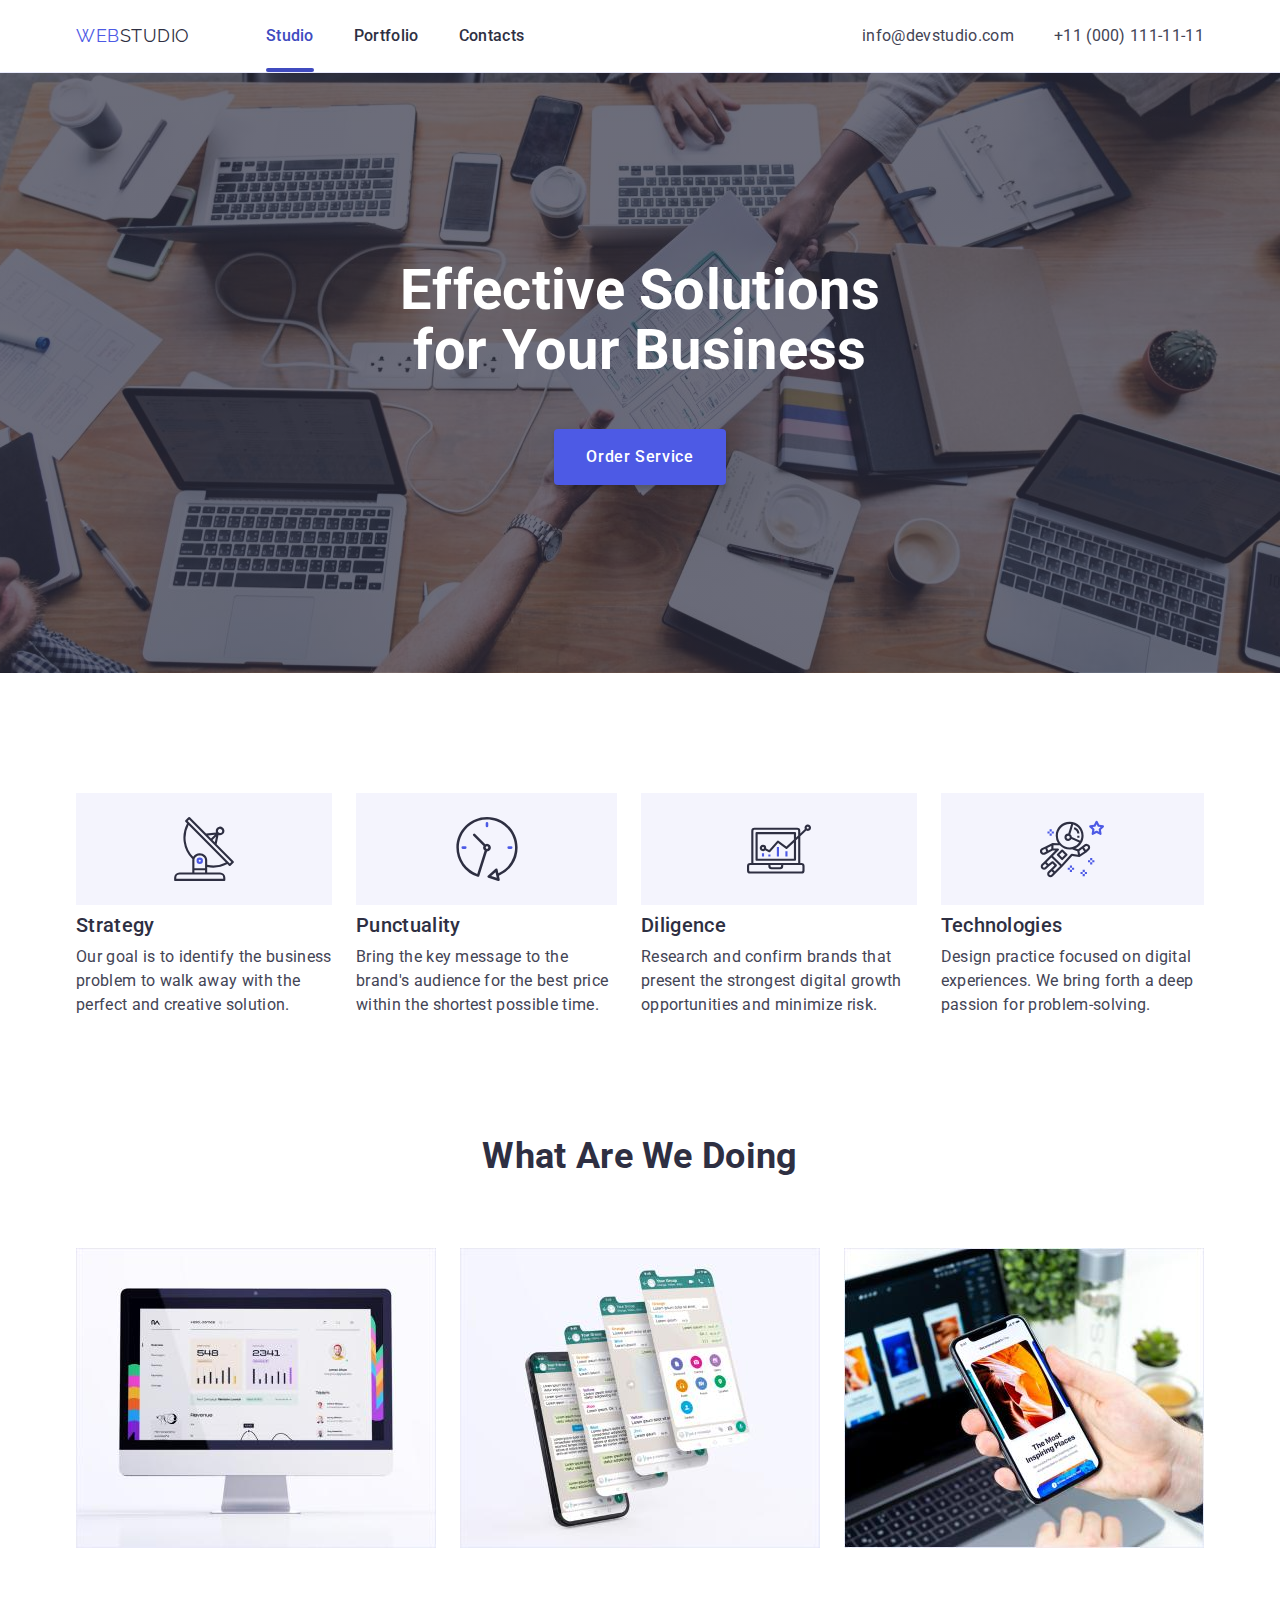
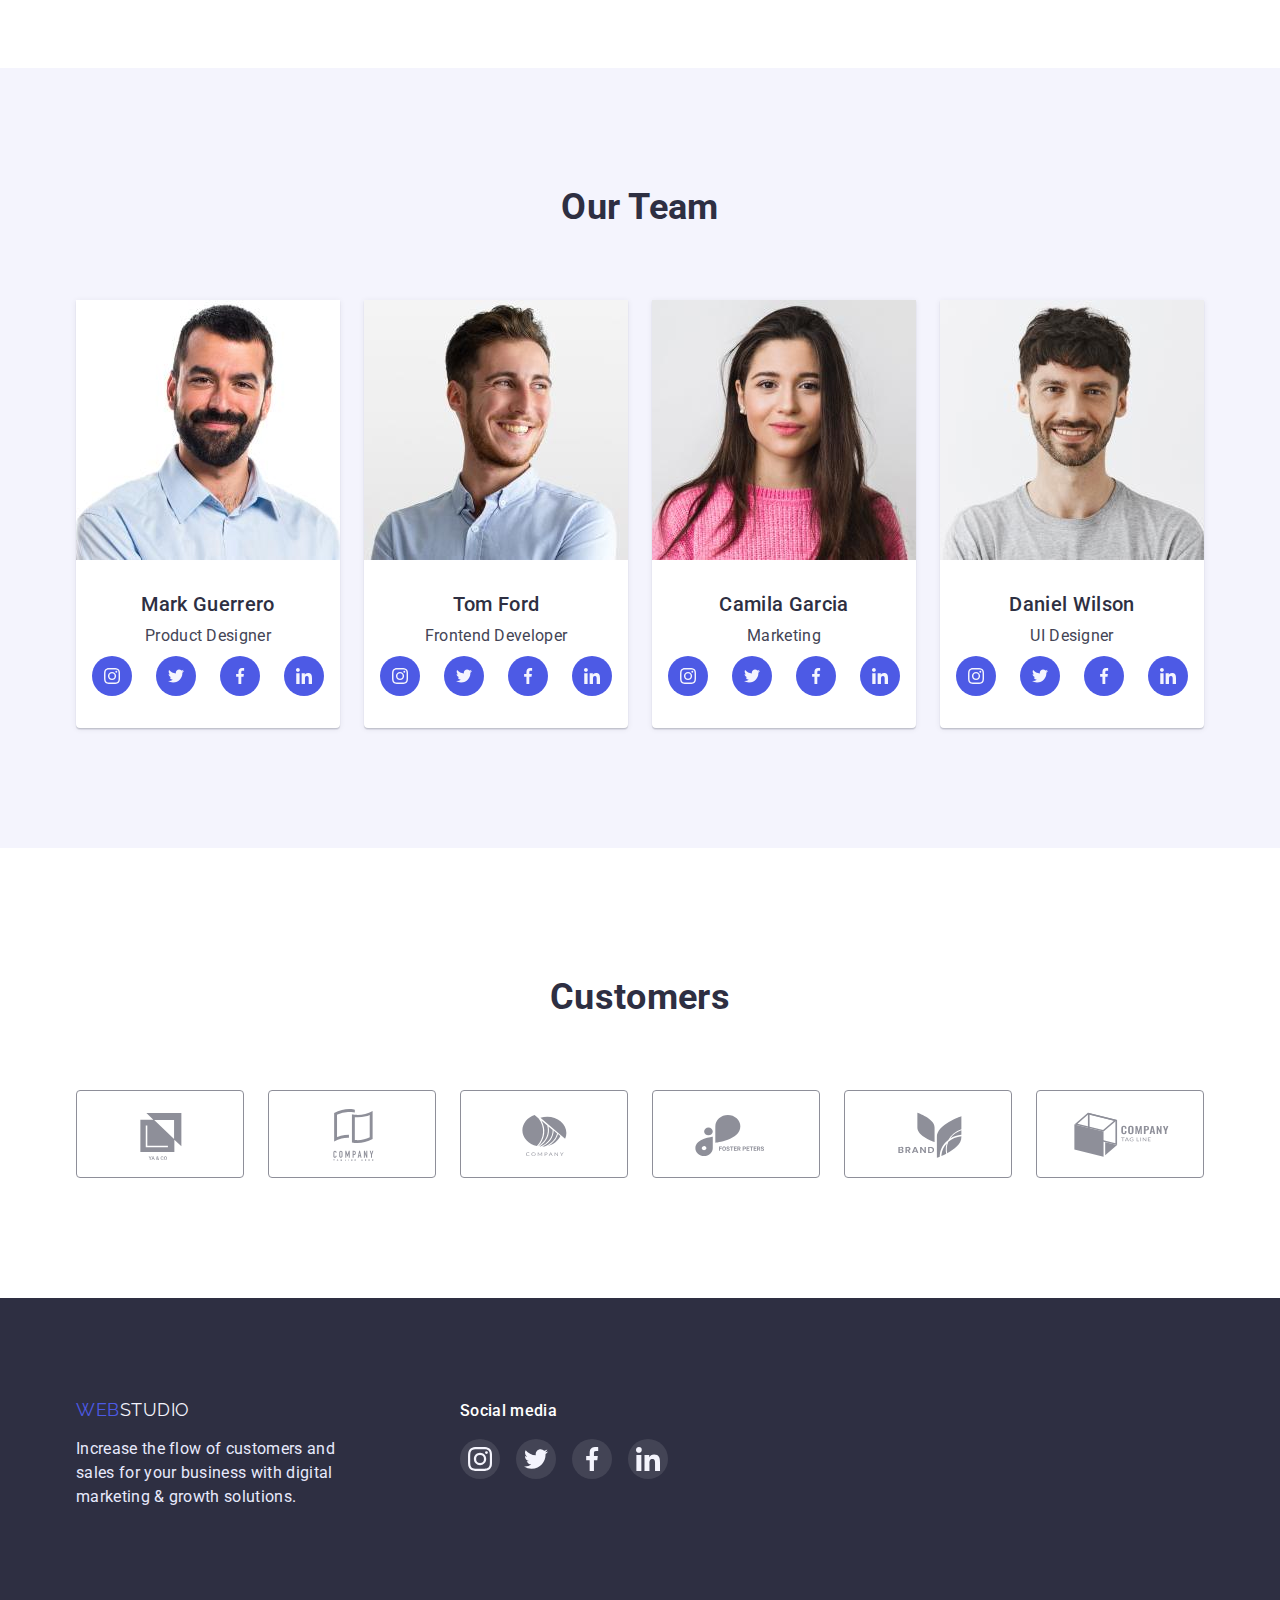
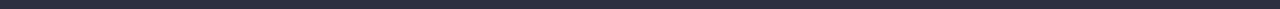
<file: index.html>
<!DOCTYPE html>
<html lang="en">
  <head>
    <meta charset="UTF-8" />
    <meta http-equiv="X-UA-Compatible" content="IE=edge" />
    <meta name="viewport" content="width=device-width, initial-scale=1.0" />
    <title>Document</title>
    <link rel="preconnect" href="https://fonts.googleapis.com" />
    <link rel="preconnect" href="https://fonts.gstatic.com" crossorigin />
    <link
      href="https://fonts.googleapis.com/css2?family=Raleway:wght@800&family=Roboto:wght@400;500;700;900&display=swap"
      rel="stylesheet"
    />
    <link
      rel="stylesheet"
      href="https://cdn.jsdelivr.net/npm/modern-normalize@1.1.0/modern-normalize.min.css"
    />
    <link rel="stylesheet" href="./css/styles.css" />
  </head>
  <body>
    <!-- HEADER -->
    <header class="header">
      <div class="container header-box">
        <!-- Navigation -->
        <nav class="navigation">
          <a href="./index.html" class="logo"
            >Web<span class="logo-header">Studio</span></a
          >
          <ul class="menu list">
            <li class="menu-item">
              <a href="./index.html" class="menu-link current">Studio</a>
            </li>
            <li class="menu-item">
              <a href="./portfolio.html" class="menu-link">Portfolio</a>
            </li>
            <li class="menu-item">
              <a href="#" class="menu-link">Contacts</a>
            </li>
          </ul>
        </nav>

        <!-- Contacts -->
        <address class="contacts-box">
          <ul class="contacts list">
            <li class="contacts-item">
              <a href="mailto:info@devstudio.com" class="contacts-link"
                >info@devstudio.com</a
              >
            </li>
            <li class="contacts-item">
              <a href="tel:+110001111111" class="contacts-link"
                >+11 (000) 111-11-11</a
              >
            </li>
          </ul>
        </address>
      </div>
    </header>

    <main>
      <!-- SECTION HERO -->
      <section class="hero">
        <div class="container">
          <h1 class="hero-title">Effective Solutions for Your Business</h1>
          <button type="button" class="button hero-btn" data-modal-open>
            Order Service
          </button>
        </div>
      </section>
      <!-- SECTION OUR FEATURES -->
      <section class="section features">
        <div class="container">
          <h2 class="section-title visually-hidden">Our Features</h2>
          <ul class="features-list list">
            <li class="features-list-item">
              <div class="thumb">
                <svg class="features-icon" width="64" height="64">
                  <use href="./images/icons.svg#icon-antenna"></use>
                </svg>
              </div>
              <h3 class="features-list-title">Strategy</h3>
              <p class="features-list-text">
                Our goal is to identify the business problem to walk away with
                the perfect and creative solution.
              </p>
            </li>
            <li class="features-list-item">
              <div class="thumb">
                <svg class="features-icon" width="64" height="64">
                  <use href="./images/icons.svg#icon-clock"></use>
                </svg>
              </div>
              <h3 class="features-list-title">Punctuality</h3>
              <p class="features-list-text">
                Bring the key message to the brand's audience for the best price
                within the shortest possible time.
              </p>
            </li>
            <li class="features-list-item">
              <div class="thumb">
                <svg class="features-icon" width="64" height="64">
                  <use href="./images/icons.svg#icon-diagram"></use>
                </svg>
              </div>
              <h3 class="features-list-title">Diligence</h3>
              <p class="features-list-text">
                Research and confirm brands that present the strongest digital
                growth opportunities and minimize risk.
              </p>
            </li>
            <li class="features-list-item">
              <div class="thumb">
                <svg class="features-icon" width="64" height="64">
                  <use href="./images/icons.svg#icon-astronaut"></use>
                </svg>
              </div>
              <h3 class="features-list-title">Technologies</h3>
              <p class="features-list-text">
                Design practice focused on digital experiences. We bring forth a
                deep passion for problem-solving.
              </p>
            </li>
          </ul>
        </div>
      </section>
      <!-- SECTION OUR WORK -->
      <section class="section work">
        <div class="container">
          <h2 class="section-title">What are we doing</h2>
          <ul class="work-list list">
            <li class="work-list-item">
              <img
                src="./images/our_work/computer.jpg"
                alt="computer"
                width="360"
                height="300"
              />
            </li>
            <li class="work-list-item">
              <img
                src="./images/our_work/cellphone.jpg"
                alt="cellphone"
                width="360"
                height="300"
              />
            </li>
            <li class="work-list-item">
              <img
                src="./images/our_work/laptop_and_cellphone.jpg"
                alt="laptop and cellphone"
                width="360"
                height="300"
              />
            </li>
          </ul>
        </div>
      </section>
      <!-- SECTION OUR TEAM -->
      <section class="section team">
        <div class="container">
          <h2 class="section-title">Our Team</h2>
          <ul class="team-list list">
            <li class="team-list-item">
              <img
                src="./images/our_team/guerrero.jpg"
                alt="middle-aged man with beard"
                width="264"
                height="260"
              />
              <div class="team-desc">
                <h3 class="team-list-title">Mark Guerrero</h3>
                <p class="team-list-text">Product Designer</p>
                <ul class="team-social-list list">
                  <li class="team-social-list-item">
                    <a
                      href="#"
                      class="team-social-list-link"
                      aria-label="instagram"
                    >
                      <svg class="team-social-list-icon" width="16" height="16">
                        <use href="./images/icons.svg#icon-instagram"></use>
                      </svg>
                    </a>
                  </li>
                  <li class="team-social-list-item">
                    <a
                      href="#"
                      class="team-social-list-link"
                      aria-label="twitter"
                    >
                      <svg class="team-social-list-icon" width="16" height="16">
                        <use href="./images/icons.svg#icon-twitter"></use>
                      </svg>
                    </a>
                  </li>
                  <li class="team-social-list-item">
                    <a
                      href="#"
                      class="team-social-list-link"
                      aria-label="facebook"
                    >
                      <svg class="team-social-list-icon" width="16" height="16">
                        <use href="./images/icons.svg#icon-facebook"></use>
                      </svg>
                    </a>
                  </li>
                  <li class="team-social-list-item">
                    <a
                      href="#"
                      class="team-social-list-link"
                      aria-label="linkedin"
                    >
                      <svg class="team-social-list-icon" width="16" height="16">
                        <use href="./images/icons.svg#icon-linkedin"></use>
                      </svg>
                    </a>
                  </li>
                </ul>
              </div>
            </li>

            <li class="team-list-item">
              <img
                src="./images/our_team/ford.jpg"
                alt="young smiling man in shirt"
                width="264"
                height="260"
              />
              <div class="team-desc">
                <h3 class="team-list-title">Tom Ford</h3>
                <p class="team-list-text">Frontend Developer</p>
                <ul class="team-social-list list">
                  <li class="team-social-list-item">
                    <a
                      href="#"
                      class="team-social-list-link"
                      aria-label="instagram"
                    >
                      <svg class="team-social-list-icon" width="16" height="16">
                        <use href="./images/icons.svg#icon-instagram"></use>
                      </svg>
                    </a>
                  </li>
                  <li class="team-social-list-item">
                    <a
                      href="#"
                      class="team-social-list-link"
                      aria-label="twitter"
                    >
                      <svg class="team-social-list-icon" width="16" height="16">
                        <use href="./images/icons.svg#icon-twitter"></use>
                      </svg>
                    </a>
                  </li>
                  <li class="team-social-list-item">
                    <a
                      href="#"
                      class="team-social-list-link"
                      aria-label="facebook"
                    >
                      <svg class="team-social-list-icon" width="16" height="16">
                        <use href="./images/icons.svg#icon-facebook"></use>
                      </svg>
                    </a>
                  </li>
                  <li class="team-social-list-item">
                    <a
                      href="#"
                      class="team-social-list-link"
                      aria-label="linkedin"
                    >
                      <svg class="team-social-list-icon" width="16" height="16">
                        <use href="./images/icons.svg#icon-linkedin"></use>
                      </svg>
                    </a>
                  </li>
                </ul>
              </div>
            </li>
            <li class="team-list-item">
              <img
                src="./images/our_team/garcia.jpg"
                alt="young girl in a pink sweater"
                width="264"
                height="260"
              />
              <div class="team-desc">
                <h3 class="team-list-title">Camila Garcia</h3>
                <p class="team-list-text">Marketing</p>
                <ul class="team-social-list list">
                  <li class="team-social-list-item">
                    <a
                      href="#"
                      class="team-social-list-link"
                      aria-label="instagram"
                    >
                      <svg class="team-social-list-icon" width="16" height="16">
                        <use href="./images/icons.svg#icon-instagram"></use>
                      </svg>
                    </a>
                  </li>
                  <li class="team-social-list-item">
                    <a
                      href="#"
                      class="team-social-list-link"
                      aria-label="twitter"
                    >
                      <svg class="team-social-list-icon" width="16" height="16">
                        <use href="./images/icons.svg#icon-twitter"></use>
                      </svg>
                    </a>
                  </li>
                  <li class="team-social-list-item">
                    <a
                      href="#"
                      class="team-social-list-link"
                      aria-label="facebook"
                    >
                      <svg class="team-social-list-icon" width="16" height="16">
                        <use href="./images/icons.svg#icon-facebook"></use>
                      </svg>
                    </a>
                  </li>
                  <li class="team-social-list-item">
                    <a
                      href="#"
                      class="team-social-list-link"
                      aria-label="linkedin"
                    >
                      <svg class="team-social-list-icon" width="16" height="16">
                        <use href="./images/icons.svg#icon-linkedin"></use>
                      </svg>
                    </a>
                  </li>
                </ul>
              </div>
            </li>
            <li class="team-list-item">
              <img
                src="./images/our_team/wilson.jpg"
                alt="young smiling man in t-shirt"
                width="264"
                height="260"
              />
              <div class="team-desc">
                <h3 class="team-list-title">Daniel Wilson</h3>
                <p class="team-list-text">UI Designer</p>
                <ul class="team-social-list list">
                  <li class="team-social-list-item">
                    <a
                      href="#"
                      class="team-social-list-link"
                      aria-label="instagram"
                    >
                      <svg class="team-social-list-icon" width="16" height="16">
                        <use href="./images/icons.svg#icon-instagram"></use>
                      </svg>
                    </a>
                  </li>
                  <li class="team-social-list-item">
                    <a
                      href="#"
                      class="team-social-list-link"
                      aria-label="twitter"
                    >
                      <svg class="team-social-list-icon" width="16" height="16">
                        <use href="./images/icons.svg#icon-twitter"></use>
                      </svg>
                    </a>
                  </li>
                  <li class="team-social-list-item">
                    <a
                      href="#"
                      class="team-social-list-link"
                      aria-label="facebook"
                    >
                      <svg class="team-social-list-icon" width="16" height="16">
                        <use href="./images/icons.svg#icon-facebook"></use>
                      </svg>
                    </a>
                  </li>
                  <li class="team-social-list-item">
                    <a
                      href="#"
                      class="team-social-list-link"
                      aria-label="linkedin"
                    >
                      <svg class="team-social-list-icon" width="16" height="16">
                        <use href="./images/icons.svg#icon-linkedin"></use>
                      </svg>
                    </a>
                  </li>
                </ul>
              </div>
            </li>
          </ul>
        </div>
      </section>
      <!-- SECTION CUSTOMERS -->
      <section class="section customers">
        <div class="container">
          <h2 class="section-title">Customers</h2>

          <ul class="customers-list list">
            <li class="customers-list-item">
              <a href="" class="customers-list-link" aria-label="Company-1">
                <svg class="customers-list-icon" width="104" height="56">
                  <use href="./images/icons.svg#icon-company_1"></use>
                </svg>
              </a>
            </li>
            <li class="customers-list-item">
              <a href="" class="customers-list-link" aria-label="Company-2">
                <svg class="customers-list-icon" width="104" height="56">
                  <use href="./images/icons.svg#icon-company_2"></use>
                </svg>
              </a>
            </li>
            <li class="customers-list-item">
              <a href="" class="customers-list-link" aria-label="Company-3">
                <svg class="customers-list-icon" width="104" height="56">
                  <use href="./images/icons.svg#icon-company_3"></use>
                </svg>
              </a>
            </li>
            <li class="customers-list-item">
              <a href="" class="customers-list-link" aria-label="Company-4">
                <svg class="customers-list-icon" width="104" height="56">
                  <use href="./images/icons.svg#icon-company_4"></use>
                </svg>
              </a>
            </li>
            <li class="customers-list-item">
              <a href="" class="customers-list-link" aria-label="Company-5">
                <svg class="customers-list-icon" width="104" height="56">
                  <use href="./images/icons.svg#icon-company_5"></use>
                </svg>
              </a>
            </li>
            <li class="customers-list-item">
              <a href="" class="customers-list-link" aria-label="Company-6">
                <svg class="customers-list-icon" width="104" height="56">
                  <use href="./images/icons.svg#icon-company_6"></use>
                </svg>
              </a>
            </li>
          </ul>
        </div>
      </section>
    </main>
    <!-- FOOTER -->
    <footer class="footer">
      <div class="container footer-box">
        <div class="footer-desc">
          <a href="./index.html" class="logo"
            >Web<span class="logo-footer">Studio</span></a
          >
          <p class="footer-text">
            Increase the flow of customers and sales for your business with
            digital marketing & growth solutions.
          </p>
        </div>

        <!-- SOCIAL_LINKS -->
        <div class="social-liks">
          <h4 class="social-list-title">Social media</h4>
          <ul class="social-list list">
            <li class="social-list-item">
              <a class="social-list-link" href="#" aria-label="instagram">
                <svg class="social-list-icon" width="24" height="24">
                  <use href="./images/icons.svg#icon-instagram"></use>
                </svg>
              </a>
            </li>
            <li class="social-list-item">
              <a class="social-list-link" href="#" aria-label="twitter">
                <svg class="social-list-icon" width="24" height="24">
                  <use href="./images/icons.svg#icon-twitter"></use>
                </svg>
              </a>
            </li>
            <li class="social-list-item">
              <a class="social-list-link" href="#" aria-label="facebook">
                <svg class="social-list-icon" width="24" height="24">
                  <use href="./images/icons.svg#icon-facebook"></use>
                </svg>
              </a>
            </li>
            <li class="social-list-item">
              <a class="social-list-link" href="#" aria-label="linkedin">
                <svg class="social-list-icon" width="24" height="24">
                  <use href="./images/icons.svg#icon-linkedin"></use>
                </svg>
              </a>
            </li>
          </ul>
        </div>
      </div>
    </footer>

    <div class="backdrop is-hidden" data-modal>
      <div class="modal">
        <button class="modal-close-btn" type="button" data-modal-close>
          <svg class="modal-close-btn-icon" width="8" height="8">
            <use href="./images/icons.svg#icon-close"></use>
          </svg>
        </button>
      </div>
    </div>
    <script src="./js/modal.js"></script>
  </body>
</html>
</file>
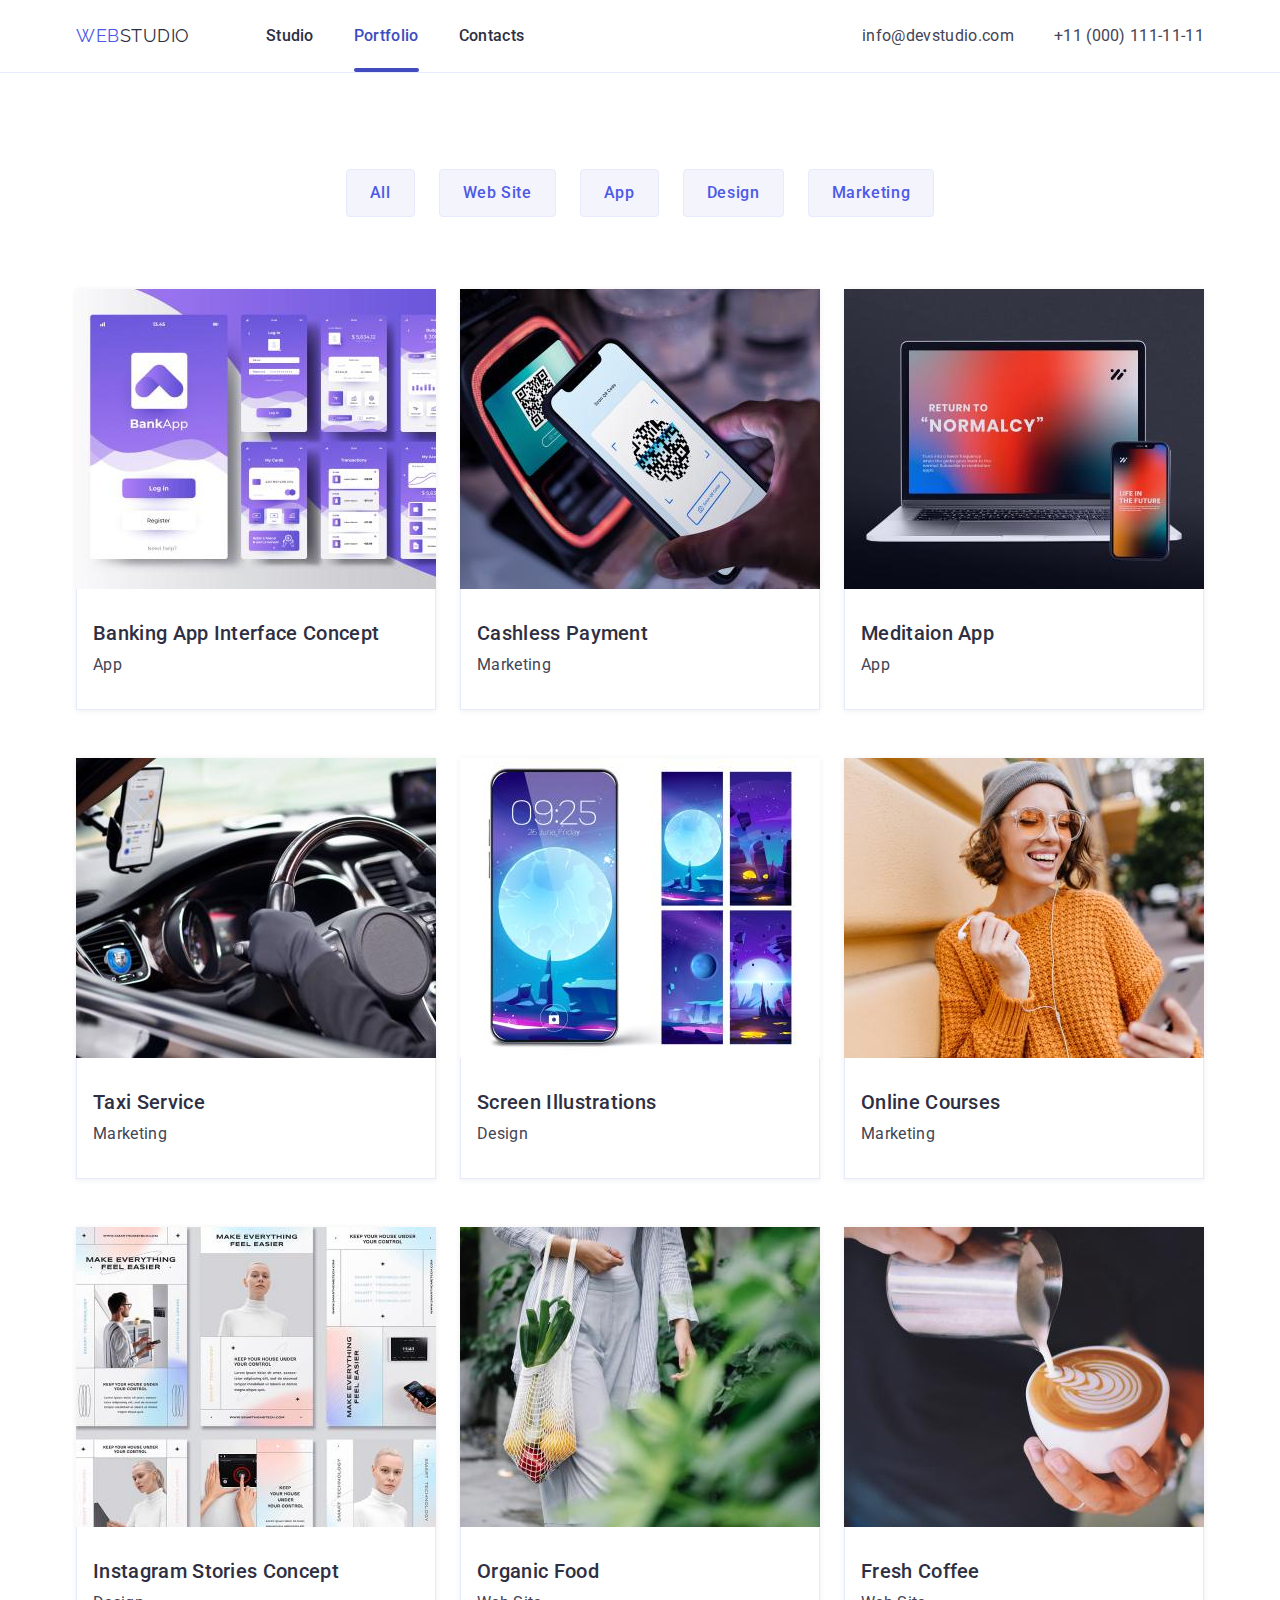
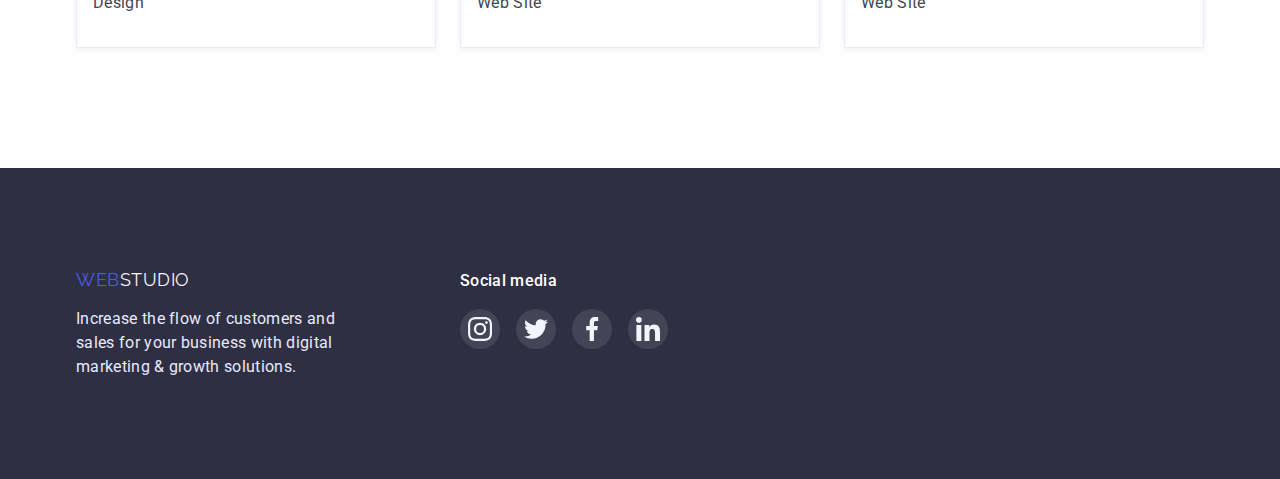
<file: portfolio.html>
<!DOCTYPE html>
<html lang="en">
  <head>
    <meta charset="UTF-8" />
    <meta http-equiv="X-UA-Compatible" content="IE=edge" />
    <meta name="viewport" content="width=device-width, initial-scale=1.0" />
    <title>Document</title>
    <link rel="preconnect" href="https://fonts.googleapis.com" />
    <link rel="preconnect" href="https://fonts.gstatic.com" crossorigin />
    <link
      href="https://fonts.googleapis.com/css2?family=Raleway:wght@800&family=Roboto:wght@400;500;700;900&display=swap"
      rel="stylesheet"
    />
    <link
      rel="stylesheet"
      href="https://cdn.jsdelivr.net/npm/modern-normalize@1.1.0/modern-normalize.min.css"
    />
    <link rel="stylesheet" href="./css/styles.css" />
  </head>
  <body>
    <!-- HEADER -->
    <header class="header">
      <div class="container header-box">
        <!-- Navigation -->
        <nav class="navigation">
          <a href="./index.html" class="logo"
            >Web<span class="logo-header">Studio</span></a
          >
          <ul class="menu list">
            <li class="menu-item">
              <a href="./index.html" class="menu-link">Studio</a>
            </li>
            <li class="menu-item">
              <a href="./portfolio.html" class="menu-link current">Portfolio</a>
            </li>
            <li class="menu-item">
              <a href="#" class="menu-link">Contacts</a>
            </li>
          </ul>
        </nav>

        <!-- Contacts -->
        <address class="contacts-box">
          <ul class="contacts list">
            <li class="contacts-item">
              <a href="mailto:info@devstudio.com" class="contacts-link"
                >info@devstudio.com</a
              >
            </li>
            <li class="contacts-item">
              <a href="tel:+110001111111" class="contacts-link"
                >+11 (000) 111-11-11</a
              >
            </li>
          </ul>
        </address>
      </div>
    </header>

    <main>
      <!--SECTION PORTFOLIO-->
      <section class="section portfolio">
        <div class="container">
          <h1 class="portfolio-title visually-hidden">Portfolio</h1>
          <ul class="filter list">
            <li class="filter-item">
              <button type="button" class="button filter-btn">All</button>
            </li>
            <li class="filter-item">
              <button type="button" class="button filter-btn">Web Site</button>
            </li>
            <li class="filter-item">
              <button type="button" class="button filter-btn">App</button>
            </li>
            <li class="filter-item">
              <button type="button" class="button filter-btn">Design</button>
            </li>
            <li class="filter-item">
              <button type="button" class="button filter-btn">Marketing</button>
            </li>
          </ul>
          <ul class="portfolio-list list">
            <li class="portfolio-list-item">
              <a href="#" class="portfolio-list-link">
                <div class="portfolio-list-img-box">
                  <img
                    src="./images/portfolio/banking_app.jpg"
                    alt="Banking App"
                    width="360"
                    height="300"
                  />
                  <p class="overlay">
                    14 Stylish and User-Friendly App Design Concepts · Task
                    Manager App · Calorie Tracker App · Exotic Fruit Ecommerce
                    App · Cloud Storage App
                  </p>
                </div>
                <div class="wrapper">
                  <h2 class="portfolio-list-title">
                    Banking App Interface Concept
                  </h2>
                  <p class="portfolio-list-text">App</p>
                </div></a
              >
            </li>

            <li class="portfolio-list-item">
              <a href="#" class="portfolio-list-link">
                <div class="portfolio-list-img-box">
                  <img
                    src="./images/portfolio/mobile_phone.jpg"
                    alt="mobile phone is reading QR code"
                    width="360"
                    height="300"
                  />
                  <p class="overlay">
                    14 Stylish and User-Friendly App Design Concepts · Task
                    Manager App · Calorie Tracker App · Exotic Fruit Ecommerce
                    App · Cloud Storage App
                  </p>
                </div>
                <div class="wrapper">
                  <h2 class="portfolio-list-title">Cashless Payment</h2>
                  <p class="portfolio-list-text">Marketing</p>
                </div>
              </a>
            </li>

            <li class="portfolio-list-item">
              <a href="#" class="portfolio-list-link">
                <div class="portfolio-list-img-box">
                  <img
                    src="./images/portfolio/laptop_and_sellphone.jpg"
                    alt="laptop and cellphone"
                    width="360"
                    height="300"
                  />
                  <p class="overlay">
                    14 Stylish and User-Friendly App Design Concepts · Task
                    Manager App · Calorie Tracker App · Exotic Fruit Ecommerce
                    App · Cloud Storage App
                  </p>
                </div>
                <div class="wrapper">
                  <h2 class="portfolio-list-title">Meditaion App</h2>
                  <p class="portfolio-list-text">App</p>
                </div>
              </a>
            </li>

            <li class="portfolio-list-item">
              <a href="#" class="portfolio-list-link">
                <div class="portfolio-list-img-box">
                  <img
                    src="./images/portfolio/driver.jpg"
                    alt="a person driving a car"
                    width="360"
                    height="300"
                  />
                  <p class="overlay">
                    14 Stylish and User-Friendly App Design Concepts · Task
                    Manager App · Calorie Tracker App · Exotic Fruit Ecommerce
                    App · Cloud Storage App
                  </p>
                </div>
                <div class="wrapper">
                  <h2 class="portfolio-list-title">Taxi Service</h2>
                  <p class="portfolio-list-text">Marketing</p>
                </div>
              </a>
            </li>

            <li class="portfolio-list-item">
              <a href="#" class="portfolio-list-link">
                <div class="portfolio-list-img-box">
                  <img
                    src="./images/portfolio/screen_illustrations.jpg"
                    alt="Screen Illustrations"
                    width="360"
                    height="300"
                  />
                  <p class="overlay">
                    14 Stylish and User-Friendly App Design Concepts · Task
                    Manager App · Calorie Tracker App · Exotic Fruit Ecommerce
                    App · Cloud Storage App
                  </p>
                </div>
                <div class="wrapper">
                  <h2 class="portfolio-list-title">Screen Illustrations</h2>
                  <p class="portfolio-list-text">Design</p>
                </div>
              </a>
            </li>

            <li class="portfolio-list-item">
              <a href="#" class="portfolio-list-link">
                <div class="portfolio-list-img-box">
                  <img
                    src="./images/portfolio/girl_with_sellphone.jpg"
                    alt="smiling girl looks at the sellphone"
                    width="360"
                    height="300"
                  />
                  <p class="overlay">
                    14 Stylish and User-Friendly App Design Concepts · Task
                    Manager App · Calorie Tracker App · Exotic Fruit Ecommerce
                    App · Cloud Storage App
                  </p>
                </div>
                <div class="wrapper">
                  <h2 class="portfolio-list-title">Online Courses</h2>
                  <p class="portfolio-list-text">Marketing</p>
                </div></a
              >
            </li>

            <li class="portfolio-list-item">
              <a href="#" class="portfolio-list-link">
                <div class="portfolio-list-img-box">
                  <img
                    src="./images/portfolio/smart_home.jpg"
                    alt="smart home technology"
                    width="360"
                    height="300"
                  />
                  <p class="overlay">
                    14 Stylish and User-Friendly App Design Concepts · Task
                    Manager App · Calorie Tracker App · Exotic Fruit Ecommerce
                    App · Cloud Storage App
                  </p>
                </div>
                <div class="wrapper">
                  <h2 class="portfolio-list-title">
                    Instagram Stories Concept
                  </h2>
                  <p class="portfolio-list-text">Design</p>
                </div></a
              >
            </li>

            <li class="portfolio-list-item">
              <a href="#" class="portfolio-list-link">
                <div class="portfolio-list-img-box">
                  <img
                    src="./images/portfolio/organic_food.jpg"
                    alt="a woman carries a bag of vegetables"
                    width="360"
                    height="300"
                  />
                  <p class="overlay">
                    14 Stylish and User-Friendly App Design Concepts · Task
                    Manager App · Calorie Tracker App · Exotic Fruit Ecommerce
                    App · Cloud Storage App
                  </p>
                </div>
                <div class="wrapper">
                  <h2 class="portfolio-list-title">Organic Food</h2>
                  <p class="portfolio-list-text">Web Site</p>
                </div></a
              >
            </li>

            <li class="portfolio-list-item">
              <a href="#" class="portfolio-list-link">
                <div class="portfolio-list-img-box">
                  <img
                    src="./images/portfolio/coffe.jpg"
                    alt="the man pours milk into the coffee"
                    width="360"
                    height="300"
                  />
                  <p class="overlay">
                    14 Stylish and User-Friendly App Design Concepts · Task
                    Manager App · Calorie Tracker App · Exotic Fruit Ecommerce
                    App · Cloud Storage App
                  </p>
                </div>
                <div class="wrapper">
                  <h2 class="portfolio-list-title">Fresh Coffee</h2>
                  <p class="portfolio-list-text">Web Site</p>
                </div></a
              >
            </li>
          </ul>
        </div>
      </section>
    </main>
    <!-- FOOTER -->
    <footer class="footer">
      <div class="container footer-box">
        <div class="footer-desc">
          <a href="./index.html" class="logo"
            >Web<span class="logo-footer">Studio</span></a
          >
          <p class="footer-text">
            Increase the flow of customers and sales for your business with
            digital marketing & growth solutions.
          </p>
        </div>

        <!-- SOCIAL_LINKS -->
        <div class="social-liks">
          <h4 class="social-list-title">Social media</h4>
          <ul class="social-list list">
            <li class="social-list-item">
              <a class="social-list-link" href="#" aria-label="instagram">
                <svg class="social-list-icon" width="24" height="24">
                  <use href="./images/icons.svg#icon-instagram"></use>
                </svg>
              </a>
            </li>
            <li class="social-list-item">
              <a class="social-list-link" href="#" aria-label="twitter">
                <svg class="social-list-icon" width="24" height="24">
                  <use href="./images/icons.svg#icon-twitter"></use>
                </svg>
              </a>
            </li>
            <li class="social-list-item">
              <a class="social-list-link" href="#" aria-label="facebook">
                <svg class="social-list-icon" width="24" height="24">
                  <use href="./images/icons.svg#icon-facebook"></use>
                </svg>
              </a>
            </li>
            <li class="social-list-item">
              <a class="social-list-link" href="#" aria-label="linkedin">
                <svg class="social-list-icon" width="24" height="24">
                  <use href="./images/icons.svg#icon-linkedin"></use>
                </svg>
              </a>
            </li>
          </ul>
        </div>
      </div>
    </footer>
  </body>
</html>
</file>
<file: css/styles.css>
:root {
    --primary-text-color: #434455;
    --title-color: #2E2F42;
    --accent-color: #4D5AE5;
    --white-color: #ffffff;
    --color-cloud: #F4F4FD;
    --color-cornflower: #E7E9FC;
    --hover-color: #404BBF;
    --company-logo-color: #8E8F99;
    --modal-background-color:#FCFCFC;
    --transition-dur-and-func: 250ms cubic-bezier(0.4, 0, 0.2, 1);
}

body {
    background-color: var(--white-color);
    color: var(--primary-text-color);
    font-family: 'Roboto', sans-serif;
    letter-spacing: 0.02em;
}

h1,
h2,
h3,
h4,
p {
    margin-top: 0;
    margin-bottom: 0;
}

ul {
    margin-top: 0;
    margin-bottom: 0;
    padding-left: 0;
}

img {
    display: block;
    max-width: 100%;
    height: auto;
}

.list {
    list-style: none;
}

/*========================= COMPONENTS============================= */
.visually-hidden {
    position: absolute;
    width: 1px;
    height: 1px;
    margin: -1px;
    border: 0;
    padding: 0;

    white-space: nowrap;
    clip-path: inset(100%);
    clip: rect(0 0 0 0);
    overflow: hidden;
}

.container {
    width: 1158px;
    padding: 0 15px;
    margin-left: auto;
    margin-right: auto;
}

.menu-link.current {
    color: var(--hover-color);
    position: relative;
}

.menu-link.current::after{
    display: block;
    content: "";
    width: 100%;
    height: 4px;
    background-color: var(--hover-color);
    border-radius: 2px;
    position: absolute;
    bottom: 0;
    left: 0;
}


.menu-item:not(:last-child),
.contacts-item:not(:last-child) {
    margin-right: 40px;
}

.button {
    font-weight: 500;
    font-size: 16px;
    line-height: 1.5;
    letter-spacing: 0.04em;
    border-radius: 4px;
    cursor: pointer;
}

.logo {
    color: var(--accent-color);
    font-family: 'Raleway', sans-serif;
    font-size: 18px;
    line-height: 1.3;
    letter-spacing: 0.03em;
    text-decoration: none;
    text-transform: uppercase;
}

.menu-link,
.contacts-link {
    display: block;
    padding-top: 24px;
    padding-bottom: 24px;

    text-decoration: none;
    line-height: 1.5;
}

.section {
    padding-top: 120px;
    padding-bottom: 120px;
}

.section-title {
    margin-bottom: 72px;

    color: var(--title-color);
    font-size: 36px;
    line-height: 1.1;
    text-align: center;
    text-transform: capitalize;
}

.features-list,
.work-list,
.team-list {
    display: flex;
    gap: 24px;
}

.features-list-title,
.team-list-title,
.portfolio-list-title {
    color: var(--title-color);
    font-weight: 500;
    font-size: 20px;
    line-height: 1.2;
}

.team-list-title,
.portfolio-list-title,
.features-list-title {
    margin-bottom: 8px;
}

.features-list-text,
.team-list-text,
.portfolio-list-text {
    line-height: 1.5;
}
/* Social media links */
.social-list,
.team-social-list {
    display: flex;
    justify-content: center;
}

.team-social-list-item,
.social-list-item {
    width: 40px;
    height: 40px;
}

.team-social-list-link,
.social-list-link {
    display: flex;
    justify-content: center;
    align-items: center;
    width: 100%;
    height: 100%;
    border-radius: 50%;
}

.team-social-list-icon,
.social-list-icon {
    fill: var(--color-cloud);
}

/* ==============================HEADER=================================== */
.header {
    border-bottom: 1px solid var(--color-cornflower);
}
.header-box {
    display: flex;
}

.logo-header {
    color: var(--title-color);
}

/* ============Menu================ */
.navigation {
    display: flex;
    align-items: center;
}

.menu {
    display: flex; 
    margin-left: 76px;
}

.menu-link {
    color: var(--title-color);
    font-weight: 500;

    transition: color var(--transition-dur-and-func);
}

.menu-link:hover,
.menu-link:focus {
    color: var(--hover-color);
}

/* ===========Contacts============== */
.contacts-box{
    margin-left: auto;
}

.contacts {
    display: flex;
}

.contacts-link {
    color: var(--primary-text-color);
    font-style: normal;

    transition: color var(--transition-dur-and-func);}

.contacts-link:hover,
.contacts-link:focus {
    color: var(--hover-color);
}

/* ===================================SECTION HERO============================= */
.hero {
    padding-top: 188px;
    padding-bottom: 188px;
    text-align: center;

    max-width: 1440px;
    margin-right: auto;
    margin-left: auto;

    
    background-image: linear-gradient(rgba(46, 47, 66, 0.7), rgba(46, 47, 66, 0.7)),
    url(../images/hero/bg.jpg);
    background-repeat: no-repeat;
    background-position: center;
    background-size: cover;
    background-color: var(--title-color);}

.hero-title {
    width: 494px;
    margin-bottom: 48px;
    margin-left: auto;
    margin-right: auto;

    color: var(--white-color);
    font-size: 56px;
    line-height: 1.07;
}

.hero-btn {
    padding: 16px 32px;

    color: var(--white-color);
    background-color: var(--accent-color);
    border: none;
    box-shadow: 0px 4px 4px rgba(0, 0, 0, 0.15);

    transition: background-color var(--transition-dur-and-func);
}

.hero-btn:hover,
.hero-btn:focus {
    background-color: var(--hover-color);
}

/* ================================SECTION OUR FEATURES========================= */
.thumb{
    display: flex;
    justify-content: center;
    align-items: center;
    margin-bottom: 8px;
    height: 112px;
    background-color: var(--color-cloud);
}
.features-list-item {
    flex-basis: calc((100%-72px)/4);
}

/* ================================SECTION OUR WORK============================= */

.section.work {
    padding-top: 0;
}

.work-list-item {
    flex-basis: calc((100%-48px)/3);
}

/* ================================SECTION OUR TEAM============================= */
.section.team {
    background-color: var(--color-cloud);
}

.team-list-item {
    flex-basis: calc((100%-72px)/4);
    background: #FFFFFF;
    box-shadow: 0px 1px 6px rgba(46, 47, 66, 0.08), 0px 1px 1px rgba(46, 47, 66, 0.16), 0px 2px 1px rgba(46, 47, 66, 0.08);
    border-radius: 0px 0px 4px 4px;
}

.team-list-text{
    margin-bottom: 8px;
}

.team-desc{
    padding: 32px 0;
    text-align: center;
}

.team-social-list {
    gap: 24px;

}

.team-social-list-link {
    background-color: var(--accent-color);
    
    transition: background-color var(--transition-dur-and-func);
}

.team-social-list-link:hover,
.team-social-list-link:focus {
    background-color: var(--hover-color);
}
/* =======================================CUSTOMERS=========================== */
.section.customers{
    padding-top: 130px;
}

.customers-list{
    display: flex;
    gap: 24px;
}

.customers-list-link{
    display: flex;
    justify-content: center;
    align-items: center;
    width: 168px;
    height: 88px;
    border: 1px solid var(--company-logo-color);
    border-radius: 4px;

    transition: border var(--transition-dur-and-func);
}
.customers-list-link:hover,
.customers-list-link:focus{
    border: 1px solid var(--hover-color);}


.customers-list-icon{
    fill: var(--company-logo-color);

    transition: fill var(--transition-dur-and-func);
}

.customers-list-link:hover .customers-list-icon,
.customers-list-link:focus .customers-list-icon{
    fill: var(--hover-color);
}

/* =======================================FOOTER=============================== */

.footer{
    padding-top: 100px;
    padding-bottom: 100px;
    background-color: var(--title-color);
}

.footer-box{
    display: flex;
    align-items: baseline;
}

.logo-footer {
    color: var(--color-cloud);
}

.footer-text {
    width: 264px;
    margin-top: 16px;

    color: var(--color-cornflower);
    line-height: 1.5;
}

.footer-desc{
    margin-right: 120px;
}

.social-list-title{
    margin-bottom: 16px;

    font-weight: 500;
    line-height: calc(24/16);
    color: var(--white-color);
}

.social-list{
    gap: 16px;
}

.social-list-link{
    background-color: rgba(255, 255, 255, 0.1);

    transition: background-color var(--transition-dur-and-func);
}

.social-list-link:hover,
.social-list-link:focus{
    background-color: #31D0AA;
}

/* ======================================PORTFOLIO STYLES=========================== */

.section.portfolio {
    padding-top: 96px;
}

.filter {
    display: flex;
    justify-content: center;
    margin-bottom: 72px;
}

.filter-item:not(:last-child) {
    margin-right: 24px;
}

.filter-btn {
    padding: 11px 23px;

    color: var(--accent-color);
    background-color: var(--color-cloud);
    border: 1px solid var(--color-cornflower);

    transition: background-color var(--transition-dur-and-func), color var(--transition-dur-and-func),
     border-color var(--transition-dur-and-func), box-shadow var(--transition-dur-and-func);
}

.filter-btn:hover,
.filter-btn:focus {
    color: var(--white-color);
    background-color: var(--hover-color);
    border-color: var(--hover-color);
    box-shadow: 0px 3px 1px rgba(0, 0, 0, 0.1), 0px 2px 1px rgba(0, 0, 0, 0.08), 0px 2px 2px rgba(0, 0, 0, 0.12);
}


.portfolio-list{
    display: flex;
    flex-wrap: wrap;
    row-gap: 48px;
    column-gap: 24px;
    
}
.portfolio-list-item{
    flex-basis: calc((100% - 48px) / 3);
    box-shadow: 0px 1px 6px rgba(46, 47, 66, 0.08);
}

.portfolio-list-img-box{
    position: relative;
    overflow: hidden;
}
.overlay{
    position: absolute;
    top: 0;
    left: 0;
    width: 100%;
    height: 100%;
    padding: 40px 32px;
    background-color: var(--accent-color);
    line-height: 1.5;
    color: var(--color-cloud);
    overflow: auto;

    transform: translateY(100%);
    transition: transform var(--transition-dur-and-func);
}

.wrapper{
    padding-top: 32px;
    padding-bottom: 32px;
    padding-left: 16px;
    border: 1px solid var(--color-cornflower);
    border-top: none;
}

 .portfolio-list-link{
    display: block;
    text-decoration: none;
    color:inherit;
    
    transition: box-shadow var(--transition-dur-and-func);
 }

 .portfolio-list-link:hover,
 .portfolio-list-link:focus{
    box-shadow: 0px 1px 6px rgba(46, 47, 66, 0.08), 0px 1px 1px rgba(46, 47, 66, 0.16), 0px 2px 1px rgba(46, 47, 66, 0.08);
 }

.portfolio-list-link:hover .overlay,
.portfolio-list-link:focus .overlay{
    transform: translateY(0);
}
 /* ===================================================MODAL WINDOW================================================== */
 
.backdrop {
    position: fixed;
    top: 0;
    left: 0;
    width: 100%;
    height: 100%;
    z-index: 100;
    background-color: rgba(46, 47, 66, 0.4); 
    
    transition: opacity var(--transition-dur-and-func), visibility var(--transition-dur-and-func);
}

.backdrop.is-hidden{
    opacity: 0;
    visibility: hidden;
    pointer-events: none;
}

.modal {
    position: absolute;
    top: 50%;
    left: 50%;

    width: 408px;
    min-height: 576px;
    background-color: var(--modal-background-color);
    box-shadow: 0px 1px 1px rgba(0, 0, 0, 0.14), 0px 1px 3px rgba(0, 0, 0, 0.12), 0px 2px 1px rgba(0, 0, 0, 0.2);
    border-radius: 4px;

    transform: translate(-50%, -50%) scale(1);
    transition: transform var(--transition-dur-and-func);
}

    
.backdrop.is-hidden .modal{
    transform: translate(-50%, -50%) scale(1.2);
}

.modal-close-btn {
    position: absolute;
    top: 24px;
    right: 24px;
    display: flex;
    justify-content: center;
    align-items: center;
    padding: 0;
    width: 24px;
    height: 24px;
    background-color: var(--color-cornflower);
    border: 1px solid rgba(0, 0, 0, 0.1);
    border-radius: 50%;
    cursor: pointer;
    
    transition: background-color var(--transition-dur-and-func);
}

.modal-close-btn:hover,
.modal-close-btn:focus{
    background-color: var(--hover-color);
}
.modal-close-btn-icon{
    transition: fill var(--transition-dur-and-func);
}

.modal-close-btn:hover .modal-close-btn-icon,
.modal-close-btn:focus .modal-close-btn-icon{
    fill: var(--white-color);
}
</file>
